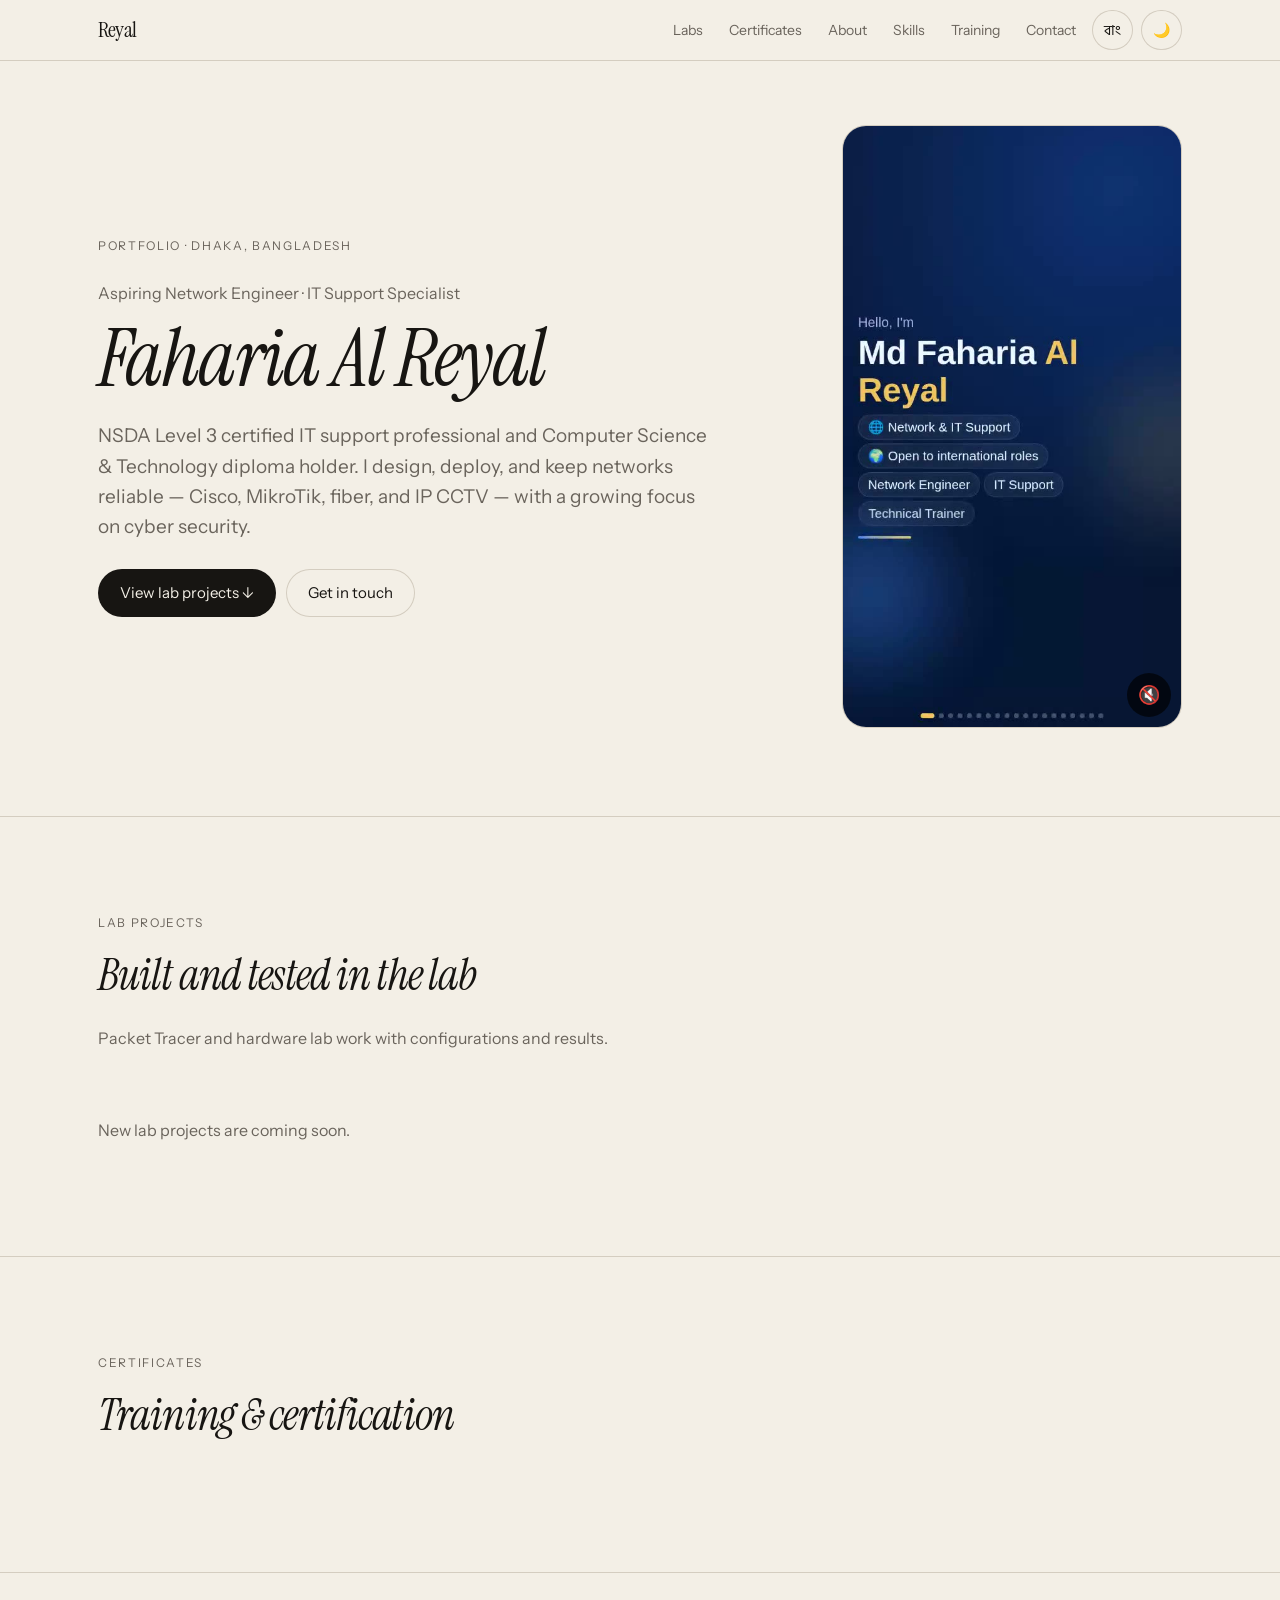
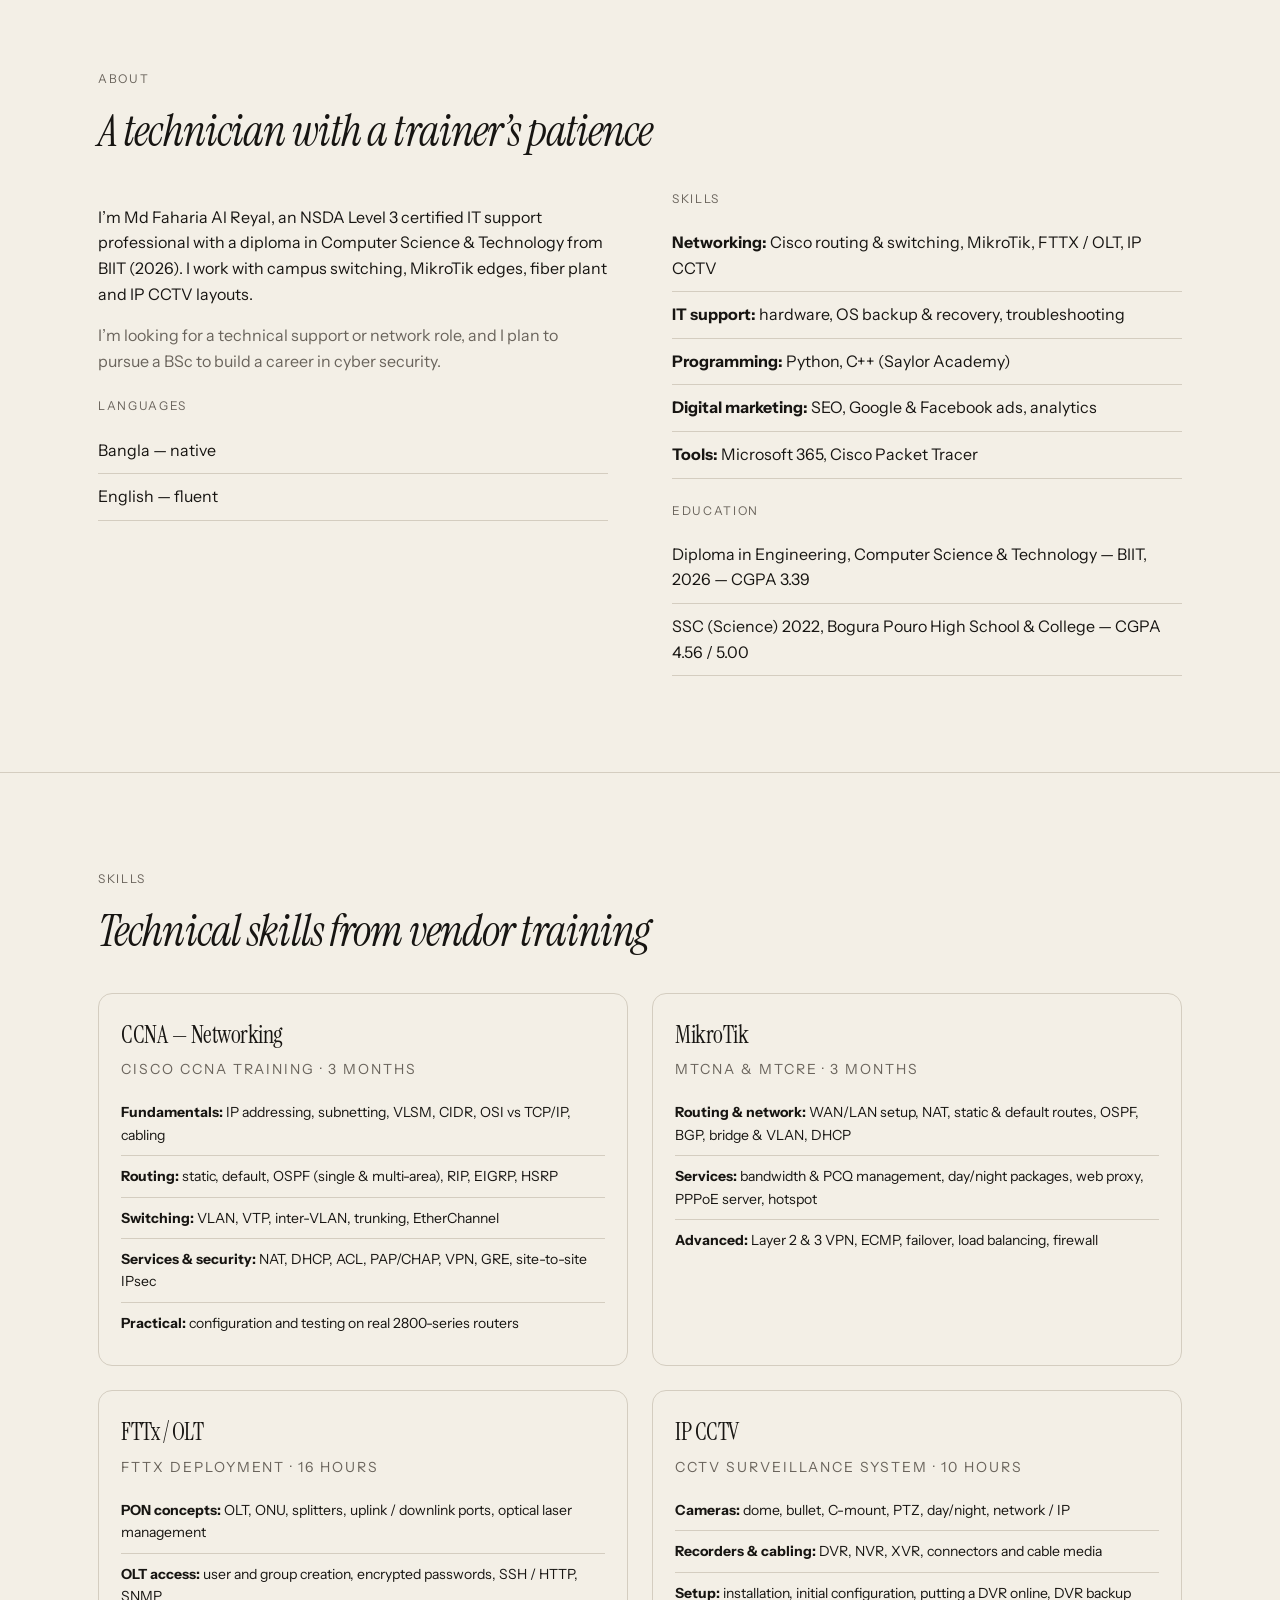
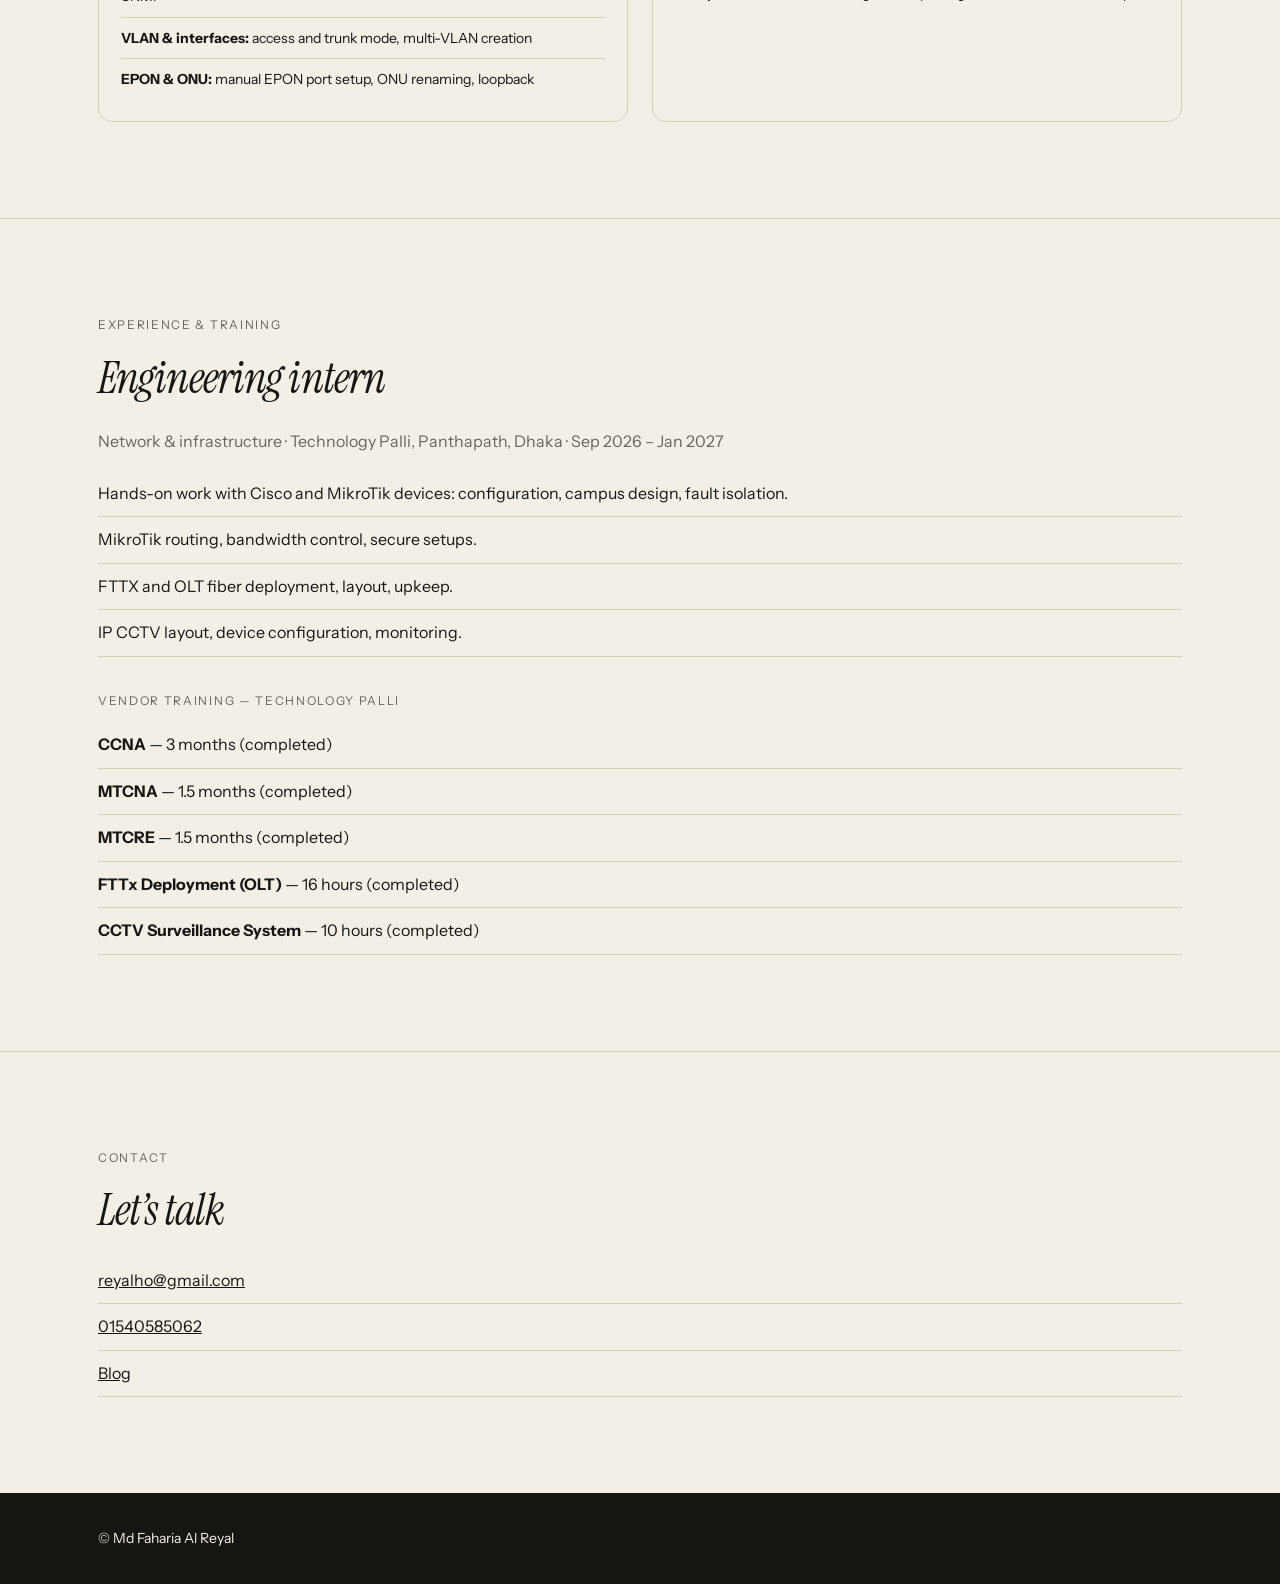
<file: index.html>
<!doctype html><html lang="en" data-theme="light"><head><meta charset="utf-8">
<script>try{document.documentElement.dataset.theme=localStorage.theme||(matchMedia("(prefers-color-scheme:dark)").matches?"dark":"light");document.documentElement.lang=localStorage.lang||"en"}catch(e){}</script>
<meta name="viewport" content="width=device-width,initial-scale=1">
<title>Md Faharia Al Reyal — Network Engineer &amp; IT Support</title>
<meta name="description" content="NSDA Level 3 certified IT support professional and CS&amp;T diploma holder in Dhaka. Cisco CCNA, MikroTik MTCNA/MTCRE, FTTx/OLT, IP CCTV. Lab projects and certificates.">
<link rel="canonical" href="https://mdfrareyal.netlify.app/">
<meta property="og:type" content="website"><meta property="og:title" content="Md Faharia Al Reyal — Network Engineer &amp; IT Support"><meta property="og:description" content="Cisco, MikroTik, FTTx/OLT and IP CCTV. NSDA Level 3 certified. Lab projects and certificates."><meta property="og:url" content="https://mdfrareyal.netlify.app/"><meta property="og:image" content="https://mdfrareyal.netlify.app/poster_en.jpg"><meta name="twitter:card" content="summary_large_image">
<script type="application/ld+json">{"@context":"https://schema.org","@type":"Person","name":"Md Faharia Al Reyal","jobTitle":"Aspiring Network Engineer / IT Support Specialist","url":"https://mdfrareyal.netlify.app/","email":"mailto:reyalho@gmail.com","address":{"@type":"PostalAddress","addressLocality":"Dhaka","addressCountry":"BD"},"alumniOf":{"@type":"CollegeOrUniversity","name":"Bangladesh Institute of Information Technology (BIIT)"},"worksFor":{"@type":"Organization","name":"Technology Palli"},"knowsAbout":["Cisco CCNA","MikroTik","FTTx / OLT","IP CCTV","IT support","Python","C++"],"knowsLanguage":["bn","en"]}</script>
<link rel="icon" href="favicon.svg">
<link rel="preconnect" href="https://fonts.googleapis.com"><link rel="preconnect" href="https://fonts.gstatic.com" crossorigin>
<link href="https://fonts.googleapis.com/css2?family=Hind+Siliguri:wght@400;500;600&family=Instrument+Sans:wght@400;500&family=Instrument+Serif:ital@0;1&display=swap" rel="stylesheet">
<link rel="stylesheet" href="style.css"></head><body>
<header><div class="w bar"><a href="#top" class="serif logo">Reyal</a>
<nav id="nv"><a href="#labs" data-bn="ল্যাব">Labs</a><a href="#certs" data-bn="সার্টিফিকেট">Certificates</a><a href="#about" data-bn="পরিচিতি">About</a><a href="#skills" data-bn="দক্ষতা">Skills</a><a href="#training" data-bn="প্রশিক্ষণ">Training</a><a href="#contact" data-bn="যোগাযোগ">Contact</a></nav>
<div class="ctl"><button class="ib" id="lg2" aria-label="Language">বাং</button><button class="ib" id="th" aria-label="Theme">🌙</button><button class="ib" id="mb" aria-label="Menu">☰</button></div></div></header>
<main id="top"><div class="w">
<div class="hero"><div>
<p class="k" data-bn="পোর্টফোলিও · ঢাকা, বাংলাদেশ">Portfolio · Dhaka, Bangladesh</p>
<p class="muted" style="margin:26px 0 8px" data-bn="প্রত্যাশী নেটওয়ার্ক ইঞ্জিনিয়ার · আইটি সাপোর্ট স্পেশালিস্ট">Aspiring Network Engineer · IT Support Specialist</p>
<h1 class="serif">Faharia Al Reyal</h1>
<p class="muted" style="font-size:19px;max-width:620px;margin:20px 0 26px" data-bn="NSDA লেভেল ৩ সার্টিফাইড আইটি সাপোর্ট প্রফেশনাল এবং কম্পিউটার সায়েন্স টেকনোলজিতে ডিপ্লোমাধারী। আমি নেটওয়ার্ক ডিজাইন, স্থাপন এবং নির্ভরযোগ্যভাবে সচল রাখি — Cisco, MikroTik, ফাইবার ও IP CCTV — সাইবার সিকিউরিটির দিকে বাড়তি আগ্রহসহ।">NSDA Level 3 certified IT support professional and Computer Science &amp; Technology diploma holder. I design, deploy, and keep networks reliable — Cisco, MikroTik, fiber, and IP CCTV — with a growing focus on cyber security.</p>
<div class="acts"><a class="btn" href="#labs" data-bn="ল্যাব প্রজেক্ট দেখুন ↓">View lab projects ↓</a><a class="btn g" href="#contact" data-bn="যোগাযোগ করুন">Get in touch</a></div></div>
<div class="ph"><video id="v" autoplay muted playsinline></video>
<button class="c" id="snd" aria-label="Sound">🔇</button>
<div class="e" id="end"><button id="rp" data-bn="↻ আবার দেখুন">↻ Replay</button><a href="#labs" data-bn="কাজ দেখুন ↓">View work ↓</a></div></div></div></div>

<section id="labs"><div class="w"><p class="k" data-bn="ল্যাব প্রজেক্ট">Lab projects</p><h2 class="serif" data-bn="ল্যাবে বানানো ও পরীক্ষা করা">Built and tested in the lab</h2>
<p class="muted" data-bn="Packet Tracer ও হার্ডওয়্যার ল্যাবের কাজ, কনফিগারেশন ও ফলাফলসহ।">Packet Tracer and hardware lab work with configurations and results.</p>
<div class="pills" id="lf"></div><div class="grid" id="lgd"></div></div></section>

<section id="certs"><div class="w"><p class="k" data-bn="সার্টিফিকেট">Certificates</p><h2 class="serif" data-bn="প্রশিক্ষণ ও সার্টিফিকেশন">Training &amp; certification</h2>
<div class="grid" id="cg"></div></div></section>

<section id="about"><div class="w"><p class="k" data-bn="পরিচিতি">About</p><h2 class="serif" data-bn="একজন টেকনিশিয়ান, প্রশিক্ষকের ধৈর্য নিয়ে">A technician with a trainer’s patience</h2>
<div class="two"><div><p data-bn="আমি মো. ফাহারিয়া আল রেয়াল, NSDA লেভেল ৩ সার্টিফাইড আইটি সাপোর্ট প্রফেশনাল; BIIT থেকে কম্পিউটার সায়েন্স টেকনোলজিতে ডিপ্লোমা (২০২৬)। ক্যাম্পাস সুইচিং, MikroTik এজ, ফাইবার প্ল্যান্ট ও IP CCTV লেআউট নিয়ে কাজ করি।">I’m Md Faharia Al Reyal, an NSDA Level 3 certified IT support professional with a diploma in Computer Science &amp; Technology from BIIT (2026). I work with campus switching, MikroTik edges, fiber plant and IP CCTV layouts.</p>
<p class="muted" data-bn="আমি টেকনিক্যাল সাপোর্ট বা নেটওয়ার্ক রোলে কাজ খুঁজছি, এবং সাইবার সিকিউরিটিতে ক্যারিয়ার গড়তে বিএসসি করার পরিকল্পনা করছি।">I’m looking for a technical support or network role, and I plan to pursue a BSc to build a career in cyber security.</p>
<p class="k" style="margin-top:22px" data-bn="ভাষা">Languages</p><ul class="l"><li data-bn="বাংলা — মাতৃভাষা">Bangla — native</li><li data-bn="ইংরেজি — সাবলীল">English — fluent</li></ul></div>
<div><p class="k" data-bn="দক্ষতা">Skills</p><ul class="l">
<li data-bn="<b>নেটওয়ার্কিং:</b> Cisco রাউটিং ও সুইচিং, MikroTik, FTTX / OLT, IP CCTV"><b>Networking:</b> Cisco routing &amp; switching, MikroTik, FTTX / OLT, IP CCTV</li>
<li data-bn="<b>আইটি সাপোর্ট:</b> হার্ডওয়্যার, OS ব্যাকআপ ও রিকভারি, ট্রাবলশুটিং"><b>IT support:</b> hardware, OS backup &amp; recovery, troubleshooting</li>
<li data-bn="<b>প্রোগ্রামিং:</b> Python, C++ (Saylor Academy)"><b>Programming:</b> Python, C++ (Saylor Academy)</li>
<li data-bn="<b>ডিজিটাল মার্কেটিং:</b> SEO, Google ও Facebook বিজ্ঞাপন, অ্যানালিটিক্স"><b>Digital marketing:</b> SEO, Google &amp; Facebook ads, analytics</li>
<li data-bn="<b>টুলস:</b> Microsoft 365, Cisco Packet Tracer"><b>Tools:</b> Microsoft 365, Cisco Packet Tracer</li></ul>
<p class="k" style="margin-top:22px" data-bn="শিক্ষা">Education</p><ul class="l">
<li data-bn="ডিপ্লোমা ইন ইঞ্জিনিয়ারিং, কম্পিউটার সায়েন্স টেকনোলজি — BIIT, ২০২৬ — সিজিপিএ ৩.৩৯">Diploma in Engineering, Computer Science &amp; Technology — BIIT, 2026 — CGPA 3.39</li><li data-bn="এসএসসি (বিজ্ঞান) ২০২২, বগুড়া পৌর হাই স্কুল অ্যান্ড কলেজ — সিজিপিএ ৪.৫৬ / ৫.০০">SSC (Science) 2022, Bogura Pouro High School &amp; College — CGPA 4.56 / 5.00</li></ul></div></div></div></section>

<section id="skills"><div class="w"><p class="k" data-bn="দক্ষতা">Skills</p><h2 class="serif" data-bn="হাতেকলমে শেখা টেকনিক্যাল দক্ষতা">Technical skills from vendor training</h2>
<div class="sk"><div class="tx"><h3 class="serif" data-bn="CCNA — নেটওয়ার্কিং">CCNA — Networking</h3><p class="k" data-bn="Cisco CCNA প্রশিক্ষণ · ৩ মাস">Cisco CCNA training · 3 months</p><ul class="l"><li data-bn="<b>মূল ভিত্তি:</b> IP অ্যাড্রেসিং, সাবনেটিং, VLSM, CIDR, OSI বনাম TCP/IP, ক্যাবলিং"><b>Fundamentals:</b> IP addressing, subnetting, VLSM, CIDR, OSI vs TCP/IP, cabling</li><li data-bn="<b>রাউটিং:</b> স্ট্যাটিক, ডিফল্ট, OSPF (সিঙ্গেল ও মাল্টি-এরিয়া), RIP, EIGRP, HSRP"><b>Routing:</b> static, default, OSPF (single &amp; multi-area), RIP, EIGRP, HSRP</li><li data-bn="<b>সুইচিং:</b> VLAN, VTP, ইন্টার-VLAN, ট্রাঙ্কিং, EtherChannel"><b>Switching:</b> VLAN, VTP, inter-VLAN, trunking, EtherChannel</li><li data-bn="<b>সার্ভিস ও নিরাপত্তা:</b> NAT, DHCP, ACL, PAP/CHAP, VPN, GRE, সাইট-টু-সাইট IPsec"><b>Services &amp; security:</b> NAT, DHCP, ACL, PAP/CHAP, VPN, GRE, site-to-site IPsec</li><li data-bn="<b>প্র্যাকটিক্যাল:</b> বাস্তব ২৮০০ সিরিজ রাউটারে কনফিগারেশন ও টেস্ট"><b>Practical:</b> configuration and testing on real 2800-series routers</li></ul></div>
<div class="tx"><h3 class="serif" data-bn="MikroTik">MikroTik</h3><p class="k" data-bn="MTCNA ও MTCRE · ৩ মাস">MTCNA &amp; MTCRE · 3 months</p><ul class="l"><li data-bn="<b>রাউটিং ও নেটওয়ার্ক:</b> WAN/LAN সেটআপ, NAT, স্ট্যাটিক ও ডিফল্ট রুট, OSPF, BGP, ব্রিজ ও VLAN, DHCP"><b>Routing &amp; network:</b> WAN/LAN setup, NAT, static &amp; default routes, OSPF, BGP, bridge &amp; VLAN, DHCP</li><li data-bn="<b>সার্ভিস:</b> ব্যান্ডউইথ ও PCQ ম্যানেজমেন্ট, ডে/নাইট প্যাকেজ, ওয়েব প্রক্সি, PPPoE সার্ভার, হটস্পট"><b>Services:</b> bandwidth &amp; PCQ management, day/night packages, web proxy, PPPoE server, hotspot</li><li data-bn="<b>অ্যাডভান্সড:</b> লেয়ার ২ ও ৩ VPN, ECMP, ফেইলওভার, লোড ব্যালেন্সিং, ফায়ারওয়াল"><b>Advanced:</b> Layer 2 &amp; 3 VPN, ECMP, failover, load balancing, firewall</li></ul></div>
<div class="tx"><h3 class="serif" data-bn="FTTx / OLT">FTTx / OLT</h3><p class="k" data-bn="FTTx ডিপ্লয়মেন্ট · ১৬ ঘণ্টা">FTTx deployment · 16 hours</p><ul class="l"><li data-bn="<b>PON ধারণা:</b> OLT, ONU, স্প্লিটার, আপলিংক / ডাউনলিংক পোর্ট, অপটিক্যাল লেজার ম্যানেজমেন্ট"><b>PON concepts:</b> OLT, ONU, splitters, uplink / downlink ports, optical laser management</li><li data-bn="<b>OLT অ্যাক্সেস:</b> ইউজার ও গ্রুপ তৈরি, এনক্রিপ্টেড পাসওয়ার্ড, SSH / HTTP, SNMP"><b>OLT access:</b> user and group creation, encrypted passwords, SSH / HTTP, SNMP</li><li data-bn="<b>VLAN ও ইন্টারফেস:</b> অ্যাক্সেস ও ট্রাঙ্ক মোড, মাল্টি-VLAN তৈরি"><b>VLAN &amp; interfaces:</b> access and trunk mode, multi-VLAN creation</li><li data-bn="<b>EPON ও ONU:</b> ম্যানুয়াল EPON পোর্ট সেটআপ, ONU রিনেম, লুপব্যাক"><b>EPON &amp; ONU:</b> manual EPON port setup, ONU renaming, loopback</li></ul></div>
<div class="tx"><h3 class="serif" data-bn="IP CCTV">IP CCTV</h3><p class="k" data-bn="CCTV সার্ভেইল্যান্স সিস্টেম · ১০ ঘণ্টা">CCTV surveillance system · 10 hours</p><ul class="l"><li data-bn="<b>ক্যামেরা:</b> ডোম, বুলেট, সি-মাউন্ট, PTZ, ডে/নাইট, নেটওয়ার্ক / IP"><b>Cameras:</b> dome, bullet, C-mount, PTZ, day/night, network / IP</li><li data-bn="<b>রেকর্ডার ও ক্যাবলিং:</b> DVR, NVR, XVR, কানেক্টর ও ক্যাবল মিডিয়া"><b>Recorders &amp; cabling:</b> DVR, NVR, XVR, connectors and cable media</li><li data-bn="<b>সেটআপ:</b> ইনস্টলেশন, প্রাথমিক কনফিগারেশন, DVR অনলাইন করা, DVR ব্যাকআপ"><b>Setup:</b> installation, initial configuration, putting a DVR online, DVR backup</li></ul></div>
</div></div></section>

<section id="training"><div class="w"><p class="k" data-bn="অভিজ্ঞতা ও প্রশিক্ষণ">Experience &amp; training</p><h2 class="serif" data-bn="ইঞ্জিনিয়ারিং ইন্টার্ন">Engineering intern</h2>
<p class="muted" data-bn="নেটওয়ার্ক ও ইনফ্রাস্ট্রাকচার · টেকনোলজি পল্লী, পান্থপথ, ঢাকা · সেপ্টেম্বর ২০২৬ – জানুয়ারি ২০২৭">Network &amp; infrastructure · Technology Palli, Panthapath, Dhaka · Sep 2026 – Jan 2027</p>
<ul class="l"><li data-bn="Cisco ও MikroTik ডিভাইসে হাতেকলমে কাজ: কনফিগারেশন, ক্যাম্পাস ডিজাইন, ত্রুটি নির্ণয়।">Hands-on work with Cisco and MikroTik devices: configuration, campus design, fault isolation.</li><li data-bn="MikroTik রাউটিং, ব্যান্ডউইথ নিয়ন্ত্রণ, নিরাপদ সেটআপ।">MikroTik routing, bandwidth control, secure setups.</li><li data-bn="FTTX ও OLT ফাইবার স্থাপন, লেআউট, রক্ষণাবেক্ষণ।">FTTX and OLT fiber deployment, layout, upkeep.</li><li data-bn="IP CCTV লেআউট, ডিভাইস কনফিগারেশন, মনিটরিং।">IP CCTV layout, device configuration, monitoring.</li></ul>
<p class="k" style="margin-top:34px" data-bn="ভেন্ডর প্রশিক্ষণ — টেকনোলজি পল্লী">Vendor training — Technology Palli</p><ul class="l"><li data-bn="<b>CCNA</b> — ৩ মাস (সম্পন্ন)"><b>CCNA</b> — 3 months (completed)</li><li data-bn="<b>MTCNA</b> — ১.৫ মাস (সম্পন্ন)"><b>MTCNA</b> — 1.5 months (completed)</li><li data-bn="<b>MTCRE</b> — ১.৫ মাস (সম্পন্ন)"><b>MTCRE</b> — 1.5 months (completed)</li><li data-bn="<b>FTTx Deployment (OLT)</b> — ১৬ ঘণ্টা (সম্পন্ন)"><b>FTTx Deployment (OLT)</b> — 16 hours (completed)</li><li data-bn="<b>CCTV Surveillance System</b> — ১০ ঘণ্টা (সম্পন্ন)"><b>CCTV Surveillance System</b> — 10 hours (completed)</li></ul></div></section>

<section id="contact"><div class="w"><p class="k" data-bn="যোগাযোগ">Contact</p><h2 class="serif" data-bn="কথা বলি">Let’s talk</h2>
<ul class="l"><li><a href="mailto:reyalho@gmail.com">reyalho@gmail.com</a></li><li><a href="tel:+8801540585062">01540585062</a></li>
<li><a href="https://mdfrareyal.blogspot.com/?m=0" data-bn="ব্লগ">Blog</a></li></ul></div></section></main>
<footer><div class="w">© Md Faharia Al Reyal</div></footer>
<div id="lb"><div class="b"><div style="display:flex;justify-content:space-between;gap:10px"><h3 class="serif" id="lt"></h3><button class="ib" id="lx">✕</button></div><p class="k" id="lk"></p><p id="ld" style="white-space:pre-line"></p><div id="li"></div></div></div>
<script src="config.js"></script><script src="app.js"></script>
<script>
const $=i=>document.getElementById(i);
let LABS=[],CERTS=[],cat="All";
const T={en:{all:"All",none:"New lab projects are coming soon.",shot:n=>`${n} screenshot${n>1?"s":""}`},bn:{all:"সব",none:"নতুন ল্যাব প্রজেক্ট শিগগিরই আসছে।",shot:n=>`${n} টি স্ক্রিনশট`}};
/* --- theme --- */
const syncTheme=()=>$("th").textContent=document.documentElement.dataset.theme==="dark"?"☀️":"🌙";
$("th").onclick=()=>{applyTheme(document.documentElement.dataset.theme==="dark"?"light":"dark");syncTheme()};syncTheme();
/* --- mobile menu --- */
$("mb").onclick=()=>$("nv").classList.toggle("open");$("nv").onclick=e=>{if(e.target.tagName==="A")$("nv").classList.remove("open")};
/* --- video --- */
const v=$("v"),snd=$("snd"),end=$("end");
snd.onclick=()=>{v.muted=!v.muted;snd.textContent=v.muted?"🔇":"🔊"};
v.onended=()=>{end.style.display="flex";snd.style.display="none";v.controls=true};
$("rp").onclick=()=>{end.style.display="none";snd.style.display="";v.controls=false;v.currentTime=0;v.play()};
/* --- lightbox --- */
const lb=$("lb");
function show(t,k,d,imgs){$("lt").textContent=t;$("lk").textContent=k;$("ld").textContent=d||"";$("li").innerHTML=imgs.map(s=>`<img src="${esc(s)}" alt="${esc(t)}">`).join("");lb.style.display="block"}
$("lx").onclick=()=>lb.style.display="none";lb.onclick=e=>{if(e.target===lb)lb.style.display="none"};
/* --- language: swaps every element that has data-bn --- */
function setVideo(l){const want=l==="bn"?"cvb_bangla.mp4":"cvb_english.mp4",alt=l==="bn"?"cvb_english.mp4":"cvb_bangla.mp4";
 if(v.dataset.cur===want)return;v.dataset.cur=want;v.dataset.fb="";
 v.onerror=()=>{if(!v.dataset.fb){v.dataset.fb="1";v.dataset.cur=alt;v.src=alt;v.play().catch(()=>{})}};
 end.style.display="none";snd.style.display="";v.controls=false;v.poster=l==="bn"?"poster_bn.jpg":"poster_en.jpg";v.src=want;v.play().catch(()=>{})}
function setLang(l){LANG=l;setVideo(l);try{localStorage.lang=l}catch(e){}document.documentElement.lang=l;$("lg2").textContent=l==="bn"?"EN":"বাং";
 document.querySelectorAll("[data-bn]").forEach(el=>{if(el.dataset.en===undefined)el.dataset.en=el.innerHTML;el.innerHTML=l==="bn"?el.dataset.bn:el.dataset.en});
 renderLabs();renderCerts()}
$("lg2").onclick=()=>setLang(LANG==="bn"?"en":"bn");
/* --- labs + certificates --- */
function renderLabs(){const g=$("lgd");if(!LABS.length){g.innerHTML=`<p class="muted">${T[LANG].none}</p>`;$("lf").innerHTML="";return}
 const ORDER=["MikroTik","Cisco","OLT/FTTx","CCTV","IT Support","CBT&A"],have=new Set(LABS.map(l=>l.category)),cats=["All",...ORDER.filter(c=>have.has(c)),...[...have].filter(c=>!ORDER.includes(c))];if(!cats.includes(cat))cat="All";
 $("lf").innerHTML=cats.map(c=>`<button class="${c===cat?"on":""}" data-c="${esc(c)}">${c==="All"?T[LANG].all:esc(c)}</button>`).join("");
 g.innerHTML=LABS.filter(l=>cat==="All"||l.category===cat).map(l=>`<button class="card" data-i="${l.id}"><img loading="lazy" src="${esc(l.images[0])}" alt="${esc(pick(l,"title"))}"><p class="k" style="margin-top:12px">${esc(l.category)}${l.tools?" / "+esc(l.tools):""}</p><h3 class="serif">${esc(pick(l,"title"))}</h3><p class="muted" style="margin:2px 0;font-size:13px">${T[LANG].shot(l.images.length)}</p></button>`).join("");
 $("lf").querySelectorAll("button").forEach(b=>b.onclick=()=>{cat=b.dataset.c;renderLabs()});
 g.querySelectorAll(".card").forEach(b=>b.onclick=()=>{const l=LABS.find(x=>x.id===b.dataset.i);show(pick(l,"title"),l.category+(l.tools?" / "+l.tools:""),pick(l,"description"),l.images)})}
function renderCerts(){const g=$("cg");
 g.innerHTML=CERTS.map(c=>c.image?`<button class="card" data-i="${c.id}"><img loading="lazy" src="${esc(c.image)}" alt="${esc(pick(c,"title"))}"><h3 class="serif" style="margin-top:12px">${esc(pick(c,"title"))}</h3><p class="muted" style="margin:2px 0;font-size:14px">${esc(pick(c,"org"))} · ${esc(c.issued)}</p></button>`:`<div class="tx"><h3 class="serif">${esc(pick(c,"title"))}</h3><p>${esc(pick(c,"org"))}</p><p>${esc(c.issued)}</p></div>`).join("");
 g.querySelectorAll(".card").forEach(b=>b.onclick=()=>{const c=CERTS.find(x=>x.id===b.dataset.i);show(pick(c,"title"),pick(c,"org")+" · "+c.issued,"",[c.image])})}
setLang(LANG);
if(ok()){list("labs").then(r=>{LABS=r;renderLabs()}).catch(()=>{});list("certificates").then(r=>{CERTS=r;renderCerts()}).catch(()=>{})}
</script></body></html>
</file>
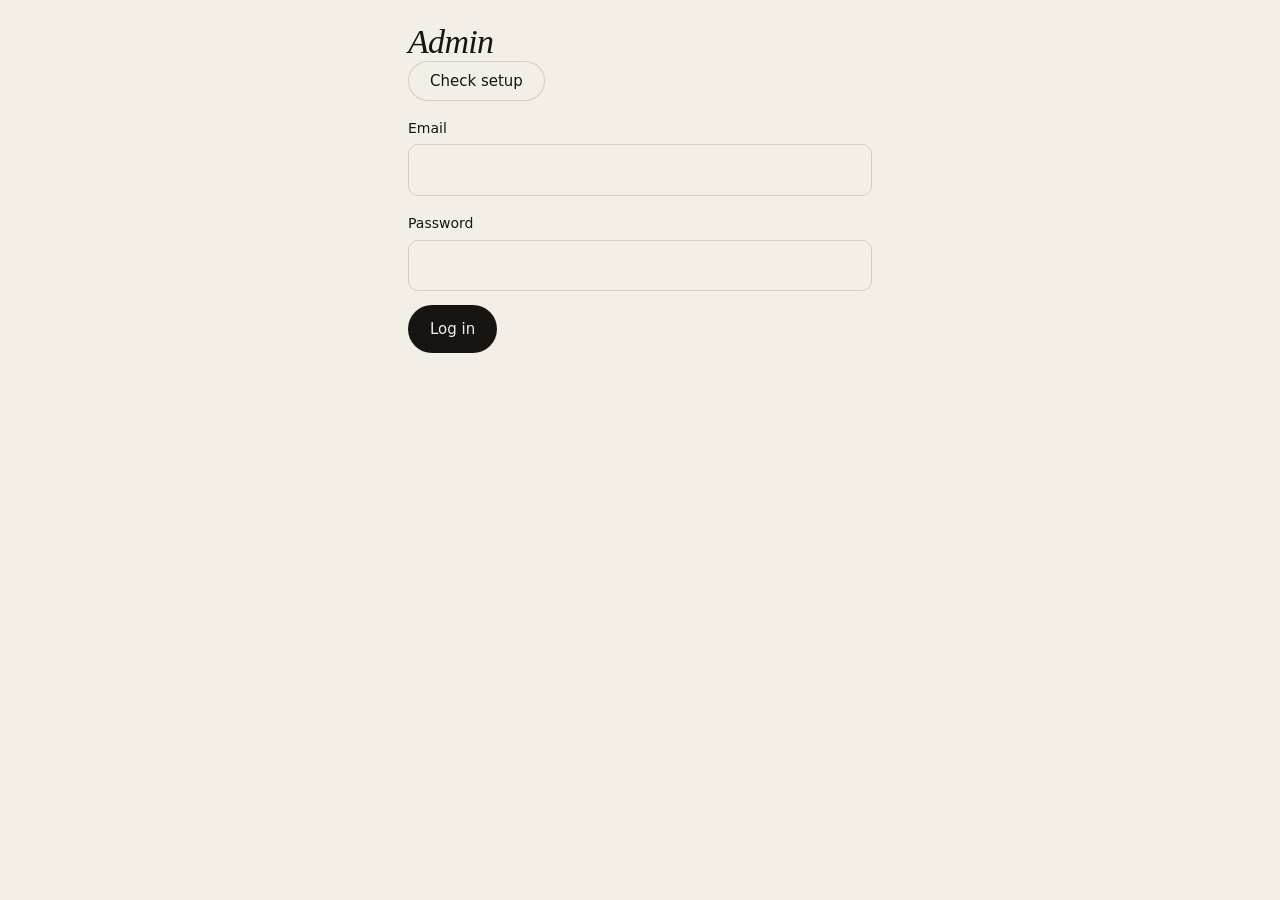
<file: admin.html>
<!doctype html><html lang="en" data-theme="light"><head><meta charset="utf-8"><script>try{document.documentElement.dataset.theme=localStorage.theme||(matchMedia("(prefers-color-scheme:dark)").matches?"dark":"light")}catch(e){}</script><meta name="viewport" content="width=device-width,initial-scale=1">
<meta name="robots" content="noindex"><title>Admin</title><link rel="stylesheet" href="style.css"></head><body>
<div class="w" style="max-width:560px;padding-top:24px;padding-bottom:60px">
<h1 class="serif" style="font-size:34px">Admin</h1><style>#m:empty{display:none}</style><p id="m" role="status" style="position:sticky;top:0;z-index:5;margin:0 0 14px;padding:10px 12px;background:var(--panel);border-radius:10px;font-weight:500;white-space:pre-line"></p>
<button class="btn g" id="chk" type="button" style="height:40px;margin-bottom:14px">Check setup</button>
<form id="lf0" hidden><label>Email<input name="email" type="email" required></label><label>Password<input name="password" type="password" required></label><button class="btn">Log in</button></form>
<div id="app" hidden>
<div class="pills" style="margin:0 0 20px"><button id="t1" class="on">+ Lab</button><button id="t2">+ Certificate</button><button id="out">Log out</button></div>
<form id="fl"><label>Title<input name="title" required placeholder="OSPF 3-router lab"></label><label>Category<select name="category" required><option value="">Choose…</option><option>MikroTik</option><option>Cisco</option><option>OLT/FTTx</option><option>CCTV</option><option>IT Support</option><option>CBT&amp;A</option></select></label><label>Tools<input name="tools" placeholder="Cisco Packet Tracer"></label><label>Title in Bangla (optional)<input name="title_bn"></label><label>Description / commands used<textarea name="description" rows="5"></textarea></label><label>Description in Bangla (optional)<textarea name="description_bn" rows="4"></textarea></label><label>Screenshots (many allowed)<input name="shots" type="file" accept="image/*" multiple></label><button class="btn" style="width:100%">Save lab</button></form>
<form id="fc" hidden><label>Certificate title<input name="title" required></label><label>Organization<input name="org" required></label><label>Title in Bangla (optional)<input name="title_bn"></label><label>Organization in Bangla (optional)<input name="org_bn"></label><label>Date<input name="issued" placeholder="Jan 2026 – Mar 2026"></label><label>Certificate photo (optional)<input name="shot" type="file" accept="image/*"></label><button class="btn" style="width:100%">Save certificate</button></form>
<p class="k" style="margin-top:34px">Labs</p><ul class="l" id="ll"></ul><p class="k" style="margin-top:24px">Certificates</p><ul class="l" id="cl"></ul></div></div>
<script src="config.js"></script><script src="app.js"></script>
<script>
const bn=(f,ks)=>Object.fromEntries(ks.filter(k=>f.get(k)).map(k=>[k,f.get(k)]));
const $=i=>document.getElementById(i),say=t=>$("m").textContent=t;
async function gate(){let a=!!localStorage.getItem("lab_tok");if(a&&expired()&&!(await renew())){localStorage.removeItem("lab_tok");localStorage.removeItem("lab_ref");a=false;say("Session expired. Please log in again.")}$("lf0").hidden=a;$("app").hidden=!a;if(a)refresh()}
async function refresh(){try{const[L,K]=await Promise.all([list("labs"),list("certificates")]);
 $("ll").innerHTML=L.map(x=>`<li>${esc(x.title)} <a href="#" data-t="labs" data-i="${x.id}">Delete</a></li>`).join("");
 $("cl").innerHTML=K.map(x=>`<li>${esc(x.title)} <a href="#" data-t="certificates" data-i="${x.id}">Delete</a></li>`).join("");
 document.querySelectorAll("li a[data-i]").forEach(a=>a.onclick=async e=>{e.preventDefault();if(confirm("Delete?")){try{await del(a.dataset.t,a.dataset.i);refresh()}catch(x){say(x.message)}}})}catch(x){say(x.message)}}
if(!ok())say("Set your Supabase keys in config.js first.");else gate();
$("lf0").onsubmit=async e=>{e.preventDefault();const f=new FormData(e.target);try{await login(f.get("email"),f.get("password"));say("");gate()}catch(x){say(x.message)}};
$("chk").onclick=async()=>{const out=[],add=(ok,t)=>out.push((ok?"✅ ":"❌ ")+t),g=(p,h)=>fetch(C.url+p,{headers:h||H()});say("Checking...");
 try{let r=await g("/rest/v1/labs?select=id&limit=1");add(r.ok,r.ok?"labs table found":"labs table problem ("+await why(r)+") → run supabase-setup.sql");
 r=await g("/rest/v1/labs?select=title_bn,description_bn&limit=1");add(r.ok,r.ok?"Bangla columns found":"Bangla columns missing → run supabase-update.sql");
 r=await g("/rest/v1/certificates?select=id&limit=1");add(r.ok,r.ok?"certificates table found":"certificates table problem ("+await why(r)+") → run supabase-setup.sql");
 r=await g("/storage/v1/object/public/labs/none.jpg");const t=await r.text(),nb=/Bucket not found/i.test(t);add(!nb,nb?"storage bucket 'labs' missing → run supabase-setup.sql":"storage bucket 'labs' found");
 if(localStorage.getItem("lab_tok")){r=await g("/auth/v1/user",H(true));add(r.ok,r.ok?"login is valid":"login expired → Log out, then log in again")}else add(false,"not logged in yet → log in first");
 r=await g("/auth/v1/settings");if(r.ok){const j=await r.json();add(j.disable_signup===true,j.disable_signup?"public sign-up is off (safe)":"public sign-up is ON → Supabase: Authentication → Sign In / Providers → turn off 'Allow new users to sign up'")}
 }catch(e){add(false,"cannot reach Supabase ("+e.message+") → check internet and config.js")}
 say(out.join("\n"))};
$("out").onclick=()=>{localStorage.removeItem("lab_tok");localStorage.removeItem("lab_ref");gate()};
$("t1").onclick=()=>{$("fl").hidden=false;$("fc").hidden=true;$("t1").className="on";$("t2").className=""};
$("t2").onclick=()=>{$("fl").hidden=true;$("fc").hidden=false;$("t2").className="on";$("t1").className=""};
$("fl").onsubmit=async e=>{e.preventDefault();const fm=e.target,f=new FormData(fm),fs=fm.shots.files;if(!fs.length)return say("Add at least one screenshot");say("Uploading... please wait");if(e.submitter)e.submitter.disabled=true;
 try{const images=await Promise.all([...fs].map(upload));await add("labs",{title:f.get("title"),category:f.get("category"),tools:f.get("tools"),description:f.get("description"),images,...bn(f,["title_bn","description_bn"])});fm.reset();say("Saved. It is live on your site.");refresh()}catch(x){say(x.message)}finally{if(e.submitter)e.submitter.disabled=false}};
$("fc").onsubmit=async e=>{e.preventDefault();const fm=e.target,f=new FormData(fm);say("Saving...");if(e.submitter)e.submitter.disabled=true;
 try{const image=fm.shot.files[0]?await upload(fm.shot.files[0]):"";await add("certificates",{title:f.get("title"),org:f.get("org"),issued:f.get("issued"),image,...bn(f,["title_bn","org_bn"])});fm.reset();say("Saved. It is live on your site.");refresh()}catch(x){say(x.message)}finally{if(e.submitter)e.submitter.disabled=false}};
</script></body></html>
</file>
<file: style.css>
/* ===== THEME ===== */
:root{color-scheme:light;--paper:#f3efe6;--ink:#171512;--stone:#6a645c;--panel:#e8e2d6;--line:#d4cdc0;--moss:#2f4a40}
html[data-theme=dark]{color-scheme:dark;--paper:#14120f;--ink:#f3efe6;--stone:#a39c91;--panel:#1f1c18;--line:#322e28;--moss:#8fb5a4}
/* ===== BASE ===== */
*{box-sizing:border-box}html{scroll-behavior:smooth;scroll-padding-top:76px}
body{margin:0;background:var(--paper);color:var(--ink);font:16px/1.6 "Instrument Sans","Hind Siliguri","Segoe UI",system-ui,sans-serif;transition:background .25s,color .25s}
html[lang=bn] body{font-family:"Hind Siliguri","Instrument Sans",system-ui,sans-serif;line-height:1.75}
html[lang=bn] .serif,html[lang=bn] h1,html[lang=bn] h2{font-family:"Hind Siliguri",sans-serif;font-style:normal;letter-spacing:0;font-weight:600}
a{color:inherit}.w{max-width:1180px;margin:0 auto;padding:0 20px}
.serif{font-family:"Instrument Serif","Times New Roman",serif;font-weight:400;letter-spacing:-.02em}
.k{font-size:12px;letter-spacing:.14em;text-transform:uppercase;color:var(--stone);margin:0}
html[lang=bn] .k{letter-spacing:.02em;text-transform:none;font-size:13px}
h1,h2,h3{margin:0}h1{font-size:clamp(38px,9vw,80px);line-height:1.08;font-style:italic}h2{font-size:30px;font-style:italic;margin-top:8px}h3{font-size:22px}
.muted{color:var(--stone)}
/* ===== HEADER ===== */
header{position:sticky;top:0;z-index:30;background:var(--paper);border-bottom:1px solid var(--line)}
.bar{display:flex;height:60px;align-items:center;gap:10px}
.logo{font-size:22px;text-decoration:none;margin-right:auto}
nav a{font-size:14px;color:var(--stone);text-decoration:none;white-space:nowrap}
.ctl{display:flex;gap:8px;align-items:center}
.ib{height:40px;min-width:40px;padding:0 12px;border-radius:99px;border:0;background:none;color:var(--ink);box-shadow:inset 0 0 0 1px var(--line);font:inherit;font-size:14px;cursor:pointer}
#mb{display:none}
/* ===== COMMON BLOCKS ===== */
section{padding:56px 0;border-top:1px solid var(--line)}
.hero{display:grid;gap:30px;padding:36px 0 56px;align-items:center}
.btn{display:inline-flex;align-items:center;justify-content:center;height:48px;padding:0 22px;border-radius:99px;background:var(--ink);color:var(--paper);text-decoration:none;font-weight:500;border:0;font:inherit;font-size:15px;cursor:pointer}
.btn.g{background:none;color:var(--ink);box-shadow:inset 0 0 0 1px var(--line)}
.acts{display:flex;gap:10px;flex-wrap:wrap}
.ph{position:relative;width:100%;margin:auto;border-radius:24px;overflow:hidden;background:#000;border:1px solid var(--line)}
.ph video{display:block;width:100%;aspect-ratio:9/16;object-fit:cover}
.ph .c{position:absolute;right:10px;bottom:10px;width:44px;height:44px;border-radius:50%;border:0;background:#000a;color:#fff;font-size:18px}
.ph .e{position:absolute;inset:auto 0 0;display:none;gap:8px;padding:10px;background:#000c}
.ph .e>*{flex:1;height:44px;border-radius:8px;border:0;background:#fff;color:#000;display:flex;align-items:center;justify-content:center;text-decoration:none;font:inherit;font-size:14px}
.grid{display:grid;gap:26px;margin-top:26px}
.card{background:none;border:0;padding:0;text-align:left;color:inherit;font:inherit;cursor:pointer;width:100%}
.card img{width:100%;aspect-ratio:4/3;object-fit:cover;border-radius:14px;background:var(--panel);display:block}
.tx{border:1px solid var(--line);border-radius:14px;padding:18px}.tx p{margin:6px 0 0;font-size:14px;color:var(--stone)}
.pills{display:flex;gap:8px;overflow-x:auto;margin-top:20px;padding-bottom:4px}
.pills button{height:40px;padding:0 16px;border-radius:99px;border:0;background:none;color:var(--stone);box-shadow:inset 0 0 0 1px var(--line);font:inherit;font-size:14px;white-space:nowrap;cursor:pointer}
.pills button.on{background:var(--ink);color:var(--paper)}
.two{display:grid;gap:26px;margin-top:22px}
ul.l{list-style:none;margin:12px 0 0;padding:0}ul.l li{padding:10px 0;border-bottom:1px solid var(--line);font-size:15px}
.sk{display:grid;gap:18px;margin-top:26px}.sk .tx{padding:22px}.sk h3{font-size:24px}.sk .k{margin-top:4px}.sk ul.l li{font-size:14px;padding:9px 0}.sk ul.l li:last-child{border-bottom:0}
footer{padding:34px 0;background:var(--ink);color:var(--paper);font-size:14px}
#lb{position:fixed;inset:0;z-index:50;background:#000d;overflow:auto;padding:14px;display:none}
#lb .b{max-width:820px;margin:auto;background:var(--paper);border-radius:14px;padding:18px}#lb img{width:100%;border-radius:8px;margin-top:14px;border:1px solid var(--line)}
input,textarea,select{width:100%;margin:4px 0 14px;padding:12px;font:inherit;font-size:16px;border:1px solid var(--line);border-radius:10px;background:var(--paper);color:var(--ink)}
label{font-size:14px}
/* ===== MOBILE (up to 699px): 1 column, hamburger menu ===== */
@media(max-width:699px){
 .hero .ph{max-width:280px}.btn{flex:1}
 .grid{grid-template-columns:1fr}
}
/* ===== TABLET (700px - 1099px): 2 columns ===== */
@media(min-width:700px){
 .bar{gap:16px}nav{display:flex;gap:16px;order:2}.ctl{order:3}.logo{order:1}
 section{padding:72px 0}.w{padding:0 32px}h2{font-size:36px}
 .hero{grid-template-columns:1fr 290px;gap:36px}
 .grid{grid-template-columns:repeat(2,1fr);gap:30px}
 .two{grid-template-columns:1fr 1fr;gap:36px}
 .sk{grid-template-columns:repeat(2,1fr);gap:24px}
}
/* ===== DESKTOP (1100px and up): 3 columns, roomy ===== */
@media(min-width:1100px){
 nav{gap:26px}nav a:hover{color:var(--ink)}
 section{padding:96px 0}.w{padding:0 48px}h2{font-size:44px}
 .hero{grid-template-columns:1fr 340px;gap:64px;padding:64px 0 88px}
 .grid{grid-template-columns:repeat(3,1fr);gap:36px}
 .two{gap:64px}ul.l li{font-size:16px}
 .card:hover img{filter:brightness(.92)}
}

/* ===== HAMBURGER NAV (up to 899px: six links need the room) ===== */
@media(max-width:899px){
 #mb{display:inline-block}
 nav{display:none;position:absolute;top:60px;left:0;right:0;background:var(--paper);border-bottom:1px solid var(--line);padding:6px 20px 14px;flex-direction:column}
 nav.open{display:flex}nav a{padding:13px 0;font-size:17px;border-bottom:1px solid var(--line)}
}
</file>
